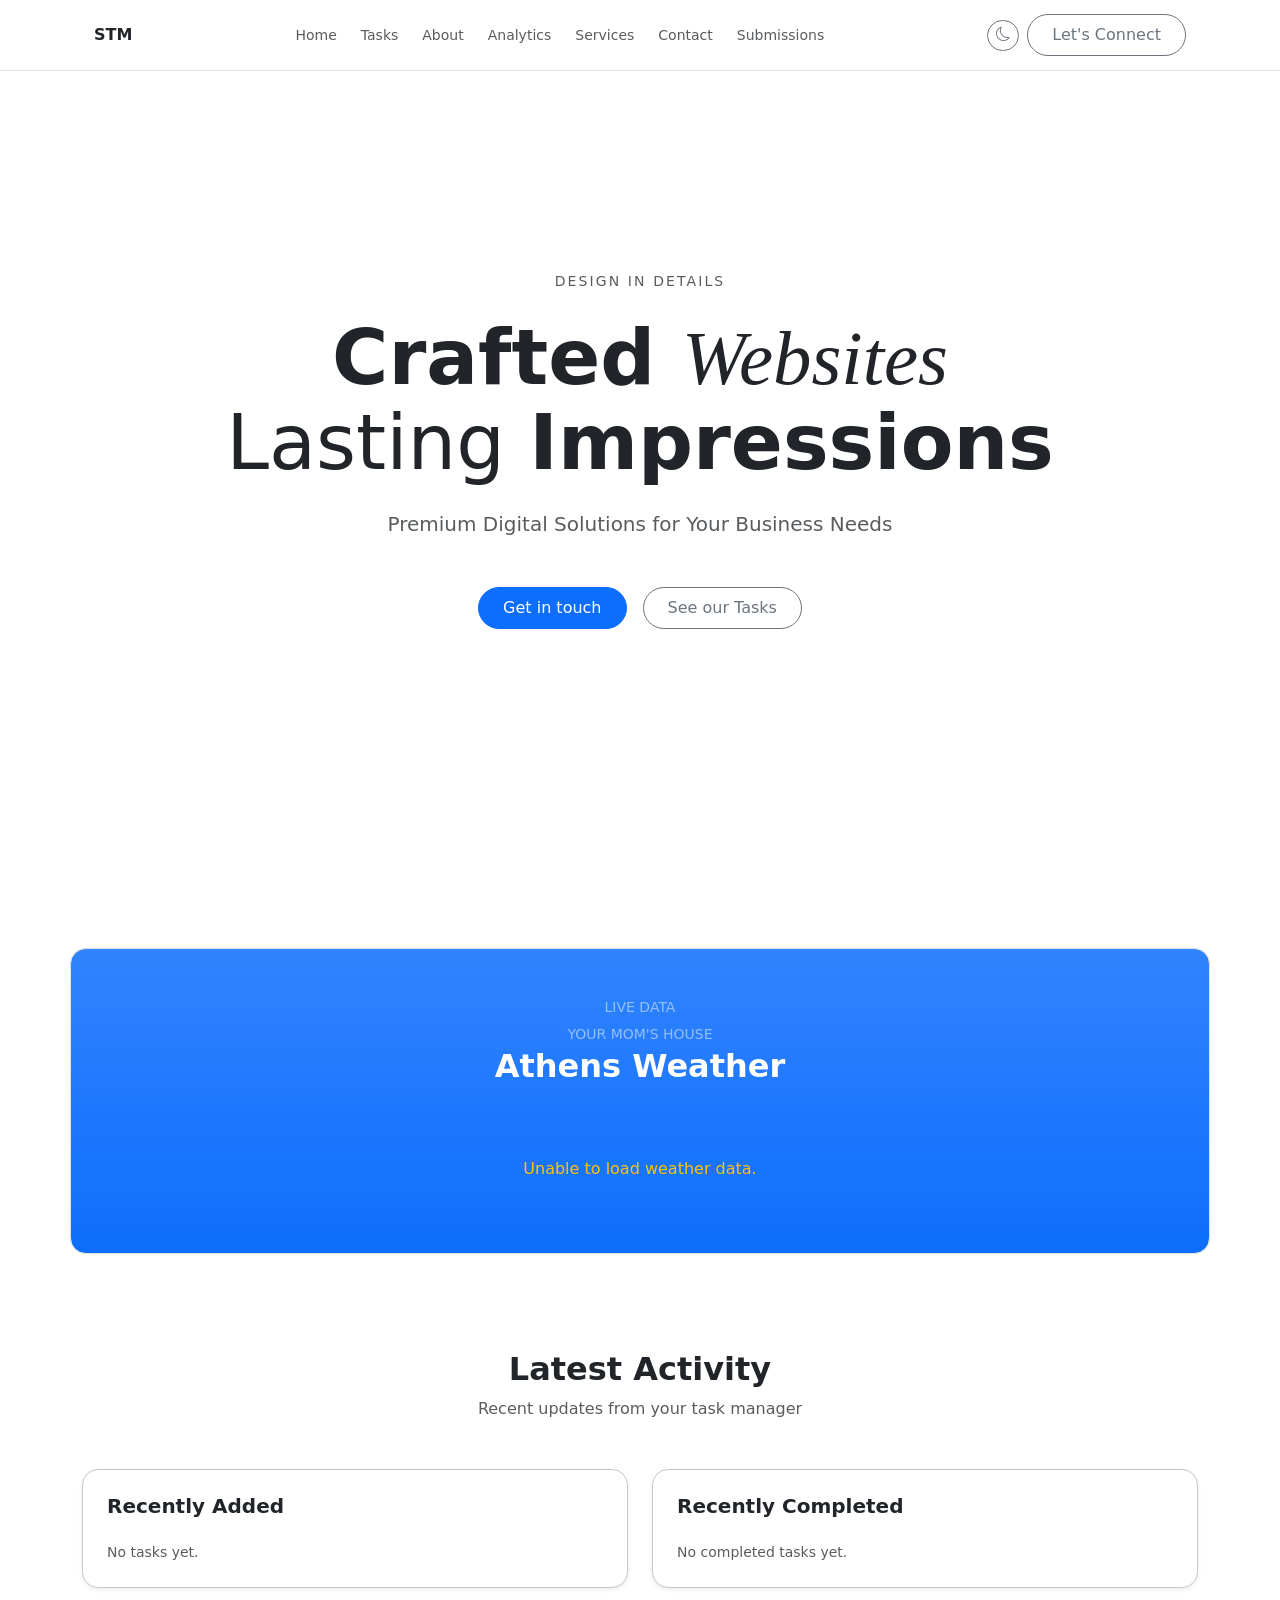
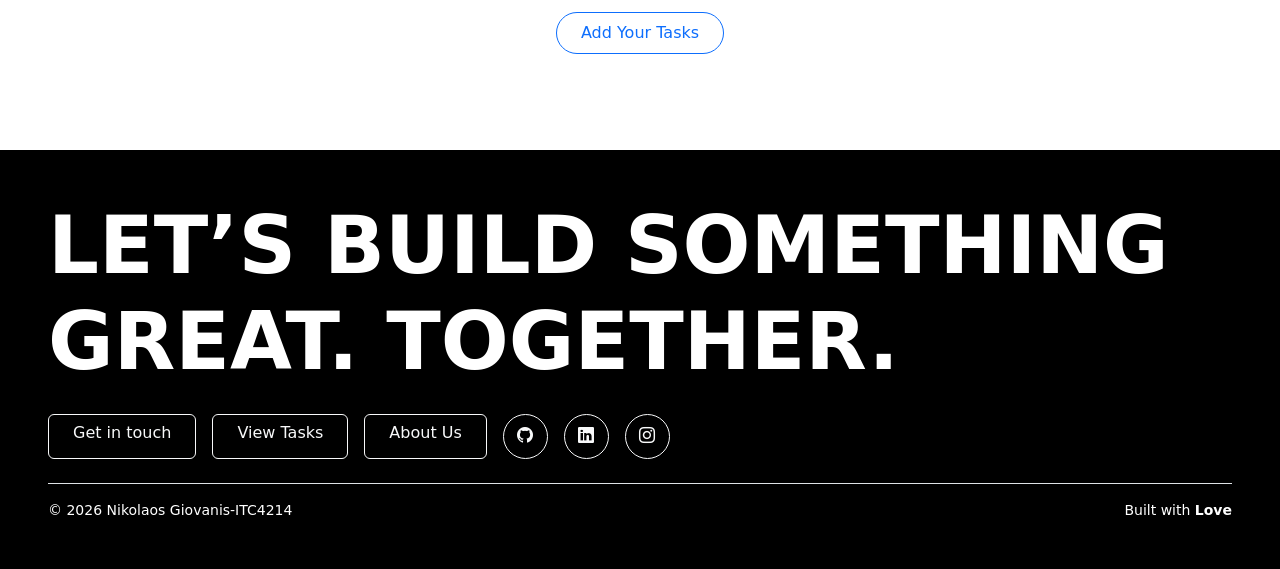
<file: index.html>
<!DOCTYPE html>
<html lang="en">
<head>
  <meta charset="UTF-8" />
  <meta name="viewport" content="width=device-width, initial-scale=1.0" />
  <meta name="description" content="Home page" />
  <title>Studio Task Manager</title>

  <!-- Bootstrap CSS -->
  <link href="https://cdn.jsdelivr.net/npm/bootstrap@5.3.3/dist/css/bootstrap.min.css" rel="stylesheet" />
  <link rel="stylesheet" href="assets/style.css" />
  <link href="https://cdn.jsdelivr.net/npm/bootstrap-icons@1.11.3/font/bootstrap-icons.css" rel="stylesheet">

  <!-- Scripts -->
  <script src="https://code.jquery.com/jquery-3.7.1.min.js"></script>
  <script src="https://cdn.jsdelivr.net/npm/bootstrap@5.3.3/dist/js/bootstrap.bundle.min.js"></script>
  <script src="assets/js/main.js"></script>

  <style>
    /* Minimal custom styling */
    .stm-navbar { 
      backdrop-filter: blur(12px); 
      -webkit-backdrop-filter: blur(12px); 
    }

    .hero-title  { 
      font-size: clamp(3rem, 6vw, 5rem); 
      line-height: 1.1; 
    }

    /* Theme-aware hover */
    .nav-link-stm:hover { 
      color: var(--bs-body-color) !important; 
    }
  </style>
</head>

<body>

  <!-- Header injected from main.js -->
  <div id="header-placeholder"></div>

  <main id="main-content">
  <!-- Hero Section -->
  <section class="min-vh-100 d-flex align-items-center justify-content-center px-3">
    <div class="text-center">

      <p class="text-uppercase text-body-secondary small fw-normal mb-4"
         style="letter-spacing:.15em;">
         Design In Details
      </p>

      <h1 class="mb-4">
        <div class="hero-title">
          <span class="fw-bolder">Crafted </span>
          <span class="fw-normal fst-italic" style="font-family:Georgia,serif;">
            Websites
          </span>
        </div>
        <div class="hero-title">
          <span class="fw-light">Lasting </span>
          <span class="fw-bolder">Impressions</span>
        </div>
      </h1>

      <p class="text-body-secondary fs-5 mb-5">
        Premium Digital Solutions for Your Business Needs
      </p>

      <div class="d-flex justify-content-center gap-3">
        <a href="contact.html" 
           class="btn btn-primary rounded-pill px-4 py-2 small fw-medium">
          Get in touch
        </a>

        <a href="tasks.html" 
           class="btn btn-outline-secondary rounded-pill px-4 py-2 small fw-medium">
          See our Tasks
        </a>
      </div>

    </div>
  </section>

  <!-- Weather Section -->
  <section class="py-5" id="weatherSection" aria-labelledby="weatherHeading">
    <div class="container border rounded-4 p-5 bg-primary bg-gradient text-white">

      <div class="text-center mb-5">
        <p class="text-uppercase small text-white-50 mb-2">Live Data</p>
        <h2 class="text-uppercase small text-white-50 mb-1">Your Mom's House</h2>
        <h2 id="weatherHeading" class="fw-bold">Athens Weather</h2>
      </div>

      <div id="weatherCard"
           class="mx-auto p-4 text-center"
           aria-live="polite"
           aria-busy="true"
           style="max-width: 500px;">

        <div id="weatherLoader">
          <div class="spinner-border text-light" role="status">
            <span class="visually-hidden">Loading weather data</span>
          </div>
        </div>

        <div id="weatherContent" class="d-none" role="status"></div>

        <div id="weatherError" class="text-warning d-none" role="alert">
          Unable to load weather data.
        </div>

      </div>

    </div>
  </section>

  <!--Latest Acticity-->
<section class="py-5" aria-labelledby="latestActivityHeading">

  <div class="container">

    <div class="text-center mb-5">
      <h2 id="latestActivityHeading" class="fw-bold">Latest Activity</h2>
      <p class="text-body-secondary">
        Recent updates from your task manager
      </p>
    </div>

    <div class="row g-4">

      <!-- Recently Added -->
      <div class="col-12 col-lg-6">
        <div class="border border-secondary-subtle rounded-4 p-4 bg-body shadow-sm h-100">

          <h5 id="latestAddedHeading" class="fw-semibold mb-4">Recently Added</h5>

        <div id="latestAdded" class="activity-list overflow-auto" role="list" aria-labelledby="latestAddedHeading" style="max-height: 300px;"></div>

        </div>
      </div>

      <!-- Recently Completed -->
      <div class="col-12 col-lg-6">
        <div class="border border-secondary-subtle rounded-4 p-4 bg-body shadow-sm h-100">

          <h5 id="latestCompletedHeading" class="fw-semibold mb-4">Recently Completed</h5>

          <div id="latestCompleted" class="activity-list overflow-auto" role="list" aria-labelledby="latestCompletedHeading" style="max-height: 300px;"></div>

        </div>
      </div>

    </div>
    <div class="text-center mt-4">
      <a href="tasks.html" class="btn btn-outline-primary rounded-pill px-4 py-2 small fw-medium">
        Add Your Tasks
      </a>

    </div>

  </div>
  

</section>

  </main>

  <!-- Footer  -->
  <div id="footer-placeholder"></div>

</body>
</html>
</file>
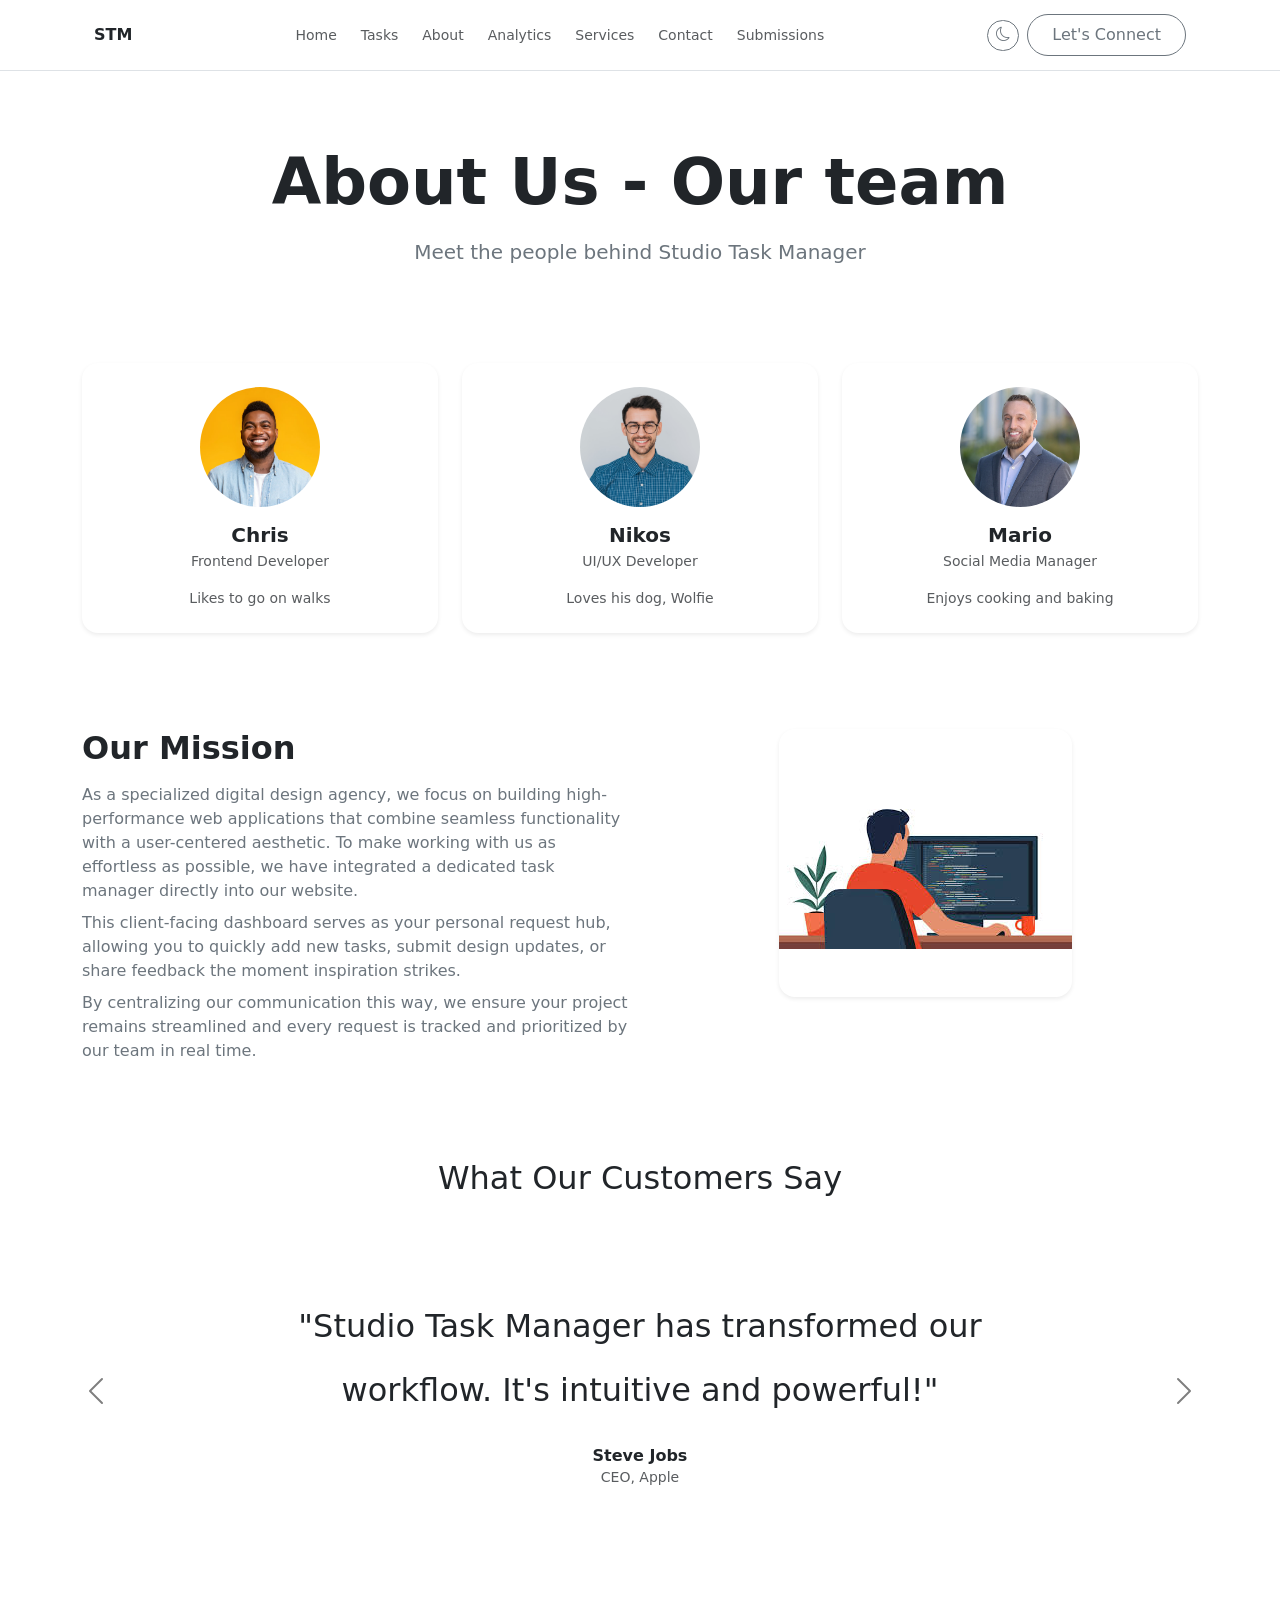
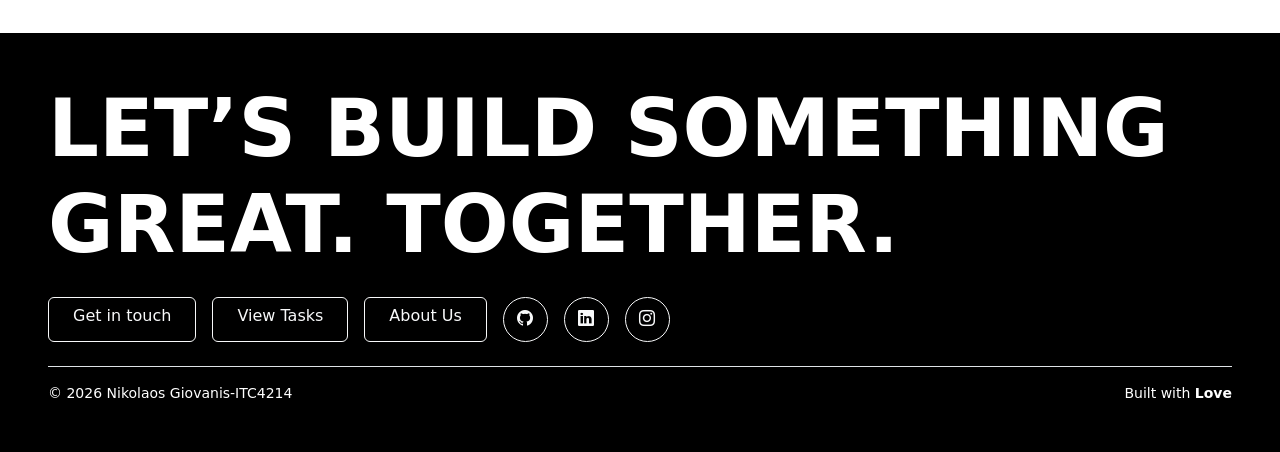
<file: about.html>
<!DOCTYPE html>
<html lang="en">
<head>
  <meta charset="UTF-8">
  <meta name="viewport" content="width=device-width, initial-scale=1.0">
  <title>Studio Task Manager</title>

  <link href="https://cdn.jsdelivr.net/npm/bootstrap@5.3.3/dist/css/bootstrap.min.css" rel="stylesheet">
  <link rel="stylesheet" href="assets/style.css">
    <script src="https://code.jquery.com/jquery-3.7.1.min.js"></script>
  <script src="https://cdn.jsdelivr.net/npm/bootstrap@5.3.3/dist/js/bootstrap.bundle.min.js"></script>
  <script src="assets/js/main.js"></script>
    <link href="https://cdn.jsdelivr.net/npm/bootstrap-icons@1.11.3/font/bootstrap-icons.css" rel="stylesheet">

</head>

<body>

  <!-- Header Placeholder -->
  <div id="header-placeholder"></div>

  <main class="pt-5 mt-4 mt-lg-5 ">
      <section class="py-5 text-center">
        <div class="hero-about">
          <div>
            <h1 class="display-3 fw-bold mb-3">About Us - Our team </h1>
            <p class="lead text-secondary mb-0">Meet the people behind Studio Task Manager</p>
          </div>

        </div>
      </section>
<section class="py-5">
  <div class="container">

    <!-- members cards simple -->
    <div class="row g-4">

      <div class="col-lg-4 col-md-6">
        <div class="card border-0 shadow-sm rounded-4 h-100 text-center p-4">

          <img
            src="./assets/images/person1.jpg"
            class="rounded-circle mx-auto mb-3 object-fit-cover"
            width="120"
            height="120"
            alt="Team Member Chris posing for a photo"
          >

          <h5 class="fw-semibold mb-1">Chris</h5>
          <p class="text-muted small ">Frontend Developer</p>
          <p class="text-muted small mb-0">Likes to go on walks</p>

        </div>
      </div>

            <div class="col-lg-4 col-md-6">
        <div class="card border-0 shadow-sm rounded-4 h-100 text-center p-4">

          <img
            src="./assets/images/person2.jpg"
            class="rounded-circle mx-auto mb-3 object-fit-cover"
            width="120"
            height="120"
            alt="Team Member Nikos posing for a photo"
          >
          <h5 class="fw-semibold mb-1">Nikos</h5>
          <p class="text-muted small">UI/UX Developer</p>
          <p class="text-muted small mb-0">Loves his dog, Wolfie</p>

        </div>
      </div>
              <div class="col-lg-4 col-md-6">
          <div class="card border-0 shadow-sm rounded-4 h-100 text-center p-4">
            <img src="./assets/images/person3.jpg"
                 class="rounded-circle mx-auto mb-3 object-fit-cover"
                 width="120" 
                 height="120"
                 alt="Team Member Mario posing for a photo">

            <h5 class="fw-semibold mb-1">Mario</h5>
            <p class="text-muted small">Social Media Manager</p>
            <p class="text-muted small mb-0">Enjoys cooking and baking</p>
          </div>
        </div>

    </div>

  </div>
</section>

  <!--Our mission section-->
  <section>
    <div class="container py-5 height-900">
      <div class="row">
        <div class="col-lg-6 mb-4 mb-lg-0">
          <h2 class="fw-bold mb-3">Our Mission</h2>
          <p class="text-secondary mb-2">As a specialized digital design agency, we focus on building high-performance web applications that combine seamless functionality with a user-centered aesthetic. To make working with us as effortless as possible, we have integrated a dedicated task manager directly into our website.</p>
          <p class="text-secondary mb-2">This client-facing dashboard serves as your personal request hub, allowing you to quickly add new tasks, submit design updates, or share feedback the moment inspiration strikes.</p>
          <p class="text-secondary mb-0">By centralizing our communication this way, we ensure your project remains streamlined and every request is tracked and prioritized by our team in real time.</p>

        </div>
        <div class="col-lg-6">
          <img src="./assets/images/mission.jpg" alt="Our Mission Image of Person coding." class="img-fluid rounded-4 shadow-sm py-5 mx-auto d-block ">
    </div>
  </section>

  <section class="py-5 ">
    <div class="text-center mb-5">
      <h2>What Our Customers Say</h2>
    </div>
    <div id="testimonialCarousel" class="carousel slide" data-bs-ride="carousel" data-bs-interval="5000" aria-label="Customer testimonials">
      <!--magic buttons-->
      <div class="carousel-indicators">
        <button type="button" data-bs-target="#testimonialCarousel" data-bs-slide-to="0" class="active" aria-current="true" aria-label="Show testimonial 1"></button>
        <button type="button" data-bs-target="#testimonialCarousel" data-bs-slide-to="1" aria-label="Show testimonial 2"></button>
      </div>
      <div class="carousel-inner"> 
        <div class="carousel-item active"> 
          <!--first slide-->
          <div class="container py-5 text-center" style="max-width: 750px;">
            <p class="fs-2 fw-light lh-lg">"Studio Task Manager has transformed our workflow. It's intuitive and powerful!"</p>
            <h6 class="fw-semibold mt-4 mb-0">Steve Jobs</h6>
            <small class="text-muted">CEO, Apple</small>
          </div>
        </div>
        <!--second slide-->
        <div class="carousel-item ">
          <div class="container py-5 text-center" style="max-width: 750px;">
            <p class="fs-2 fw-light lh-lg">"STM has helped us develop and maintain our projects more efficiently."</p>
            <h6 class="fw-semibold mt-4 mb-0">Mark Jacobs</h6>
            <small class="text-muted">CEO, Gio Soluctions</small>
          </div>
        </div>

      </div>
        <button 
        class="carousel-control-prev px-3" type="button" data-bs-target="#testimonialCarousel" data-bs-slide="prev" aria-label="Previous testimonial"
        >
        <span class="carousel-control-prev-icon" aria-hidden="true"></span>
        </button>
        <button 
        class="carousel-control-next px-3" type="button" data-bs-target="#testimonialCarousel" data-bs-slide="next" aria-label="Next testimonial"
        >
        <span class="carousel-control-next-icon" aria-hidden="true"></span>
        </button>
    </div>
  </section>
    <!--Footer-->
  <div id="footer-placeholder"></div>
  </main>


</body>
</html>
</file>
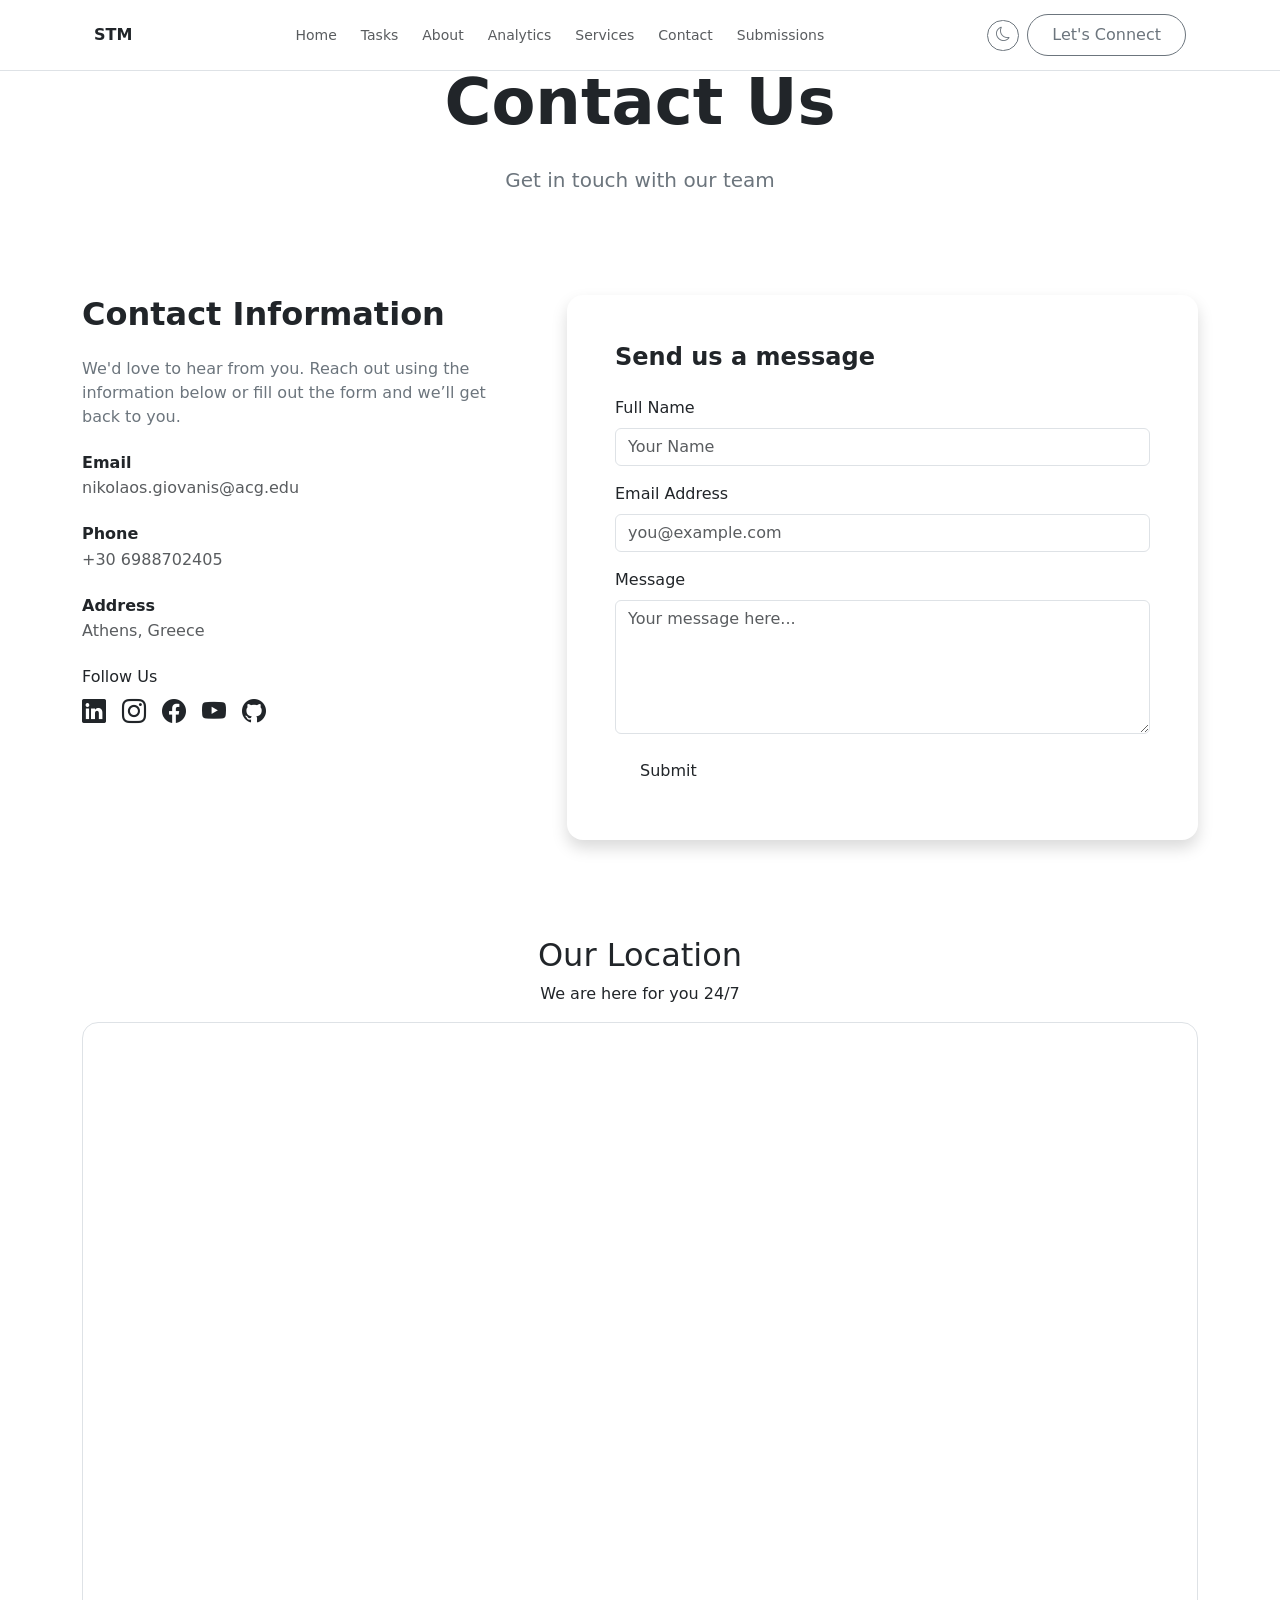
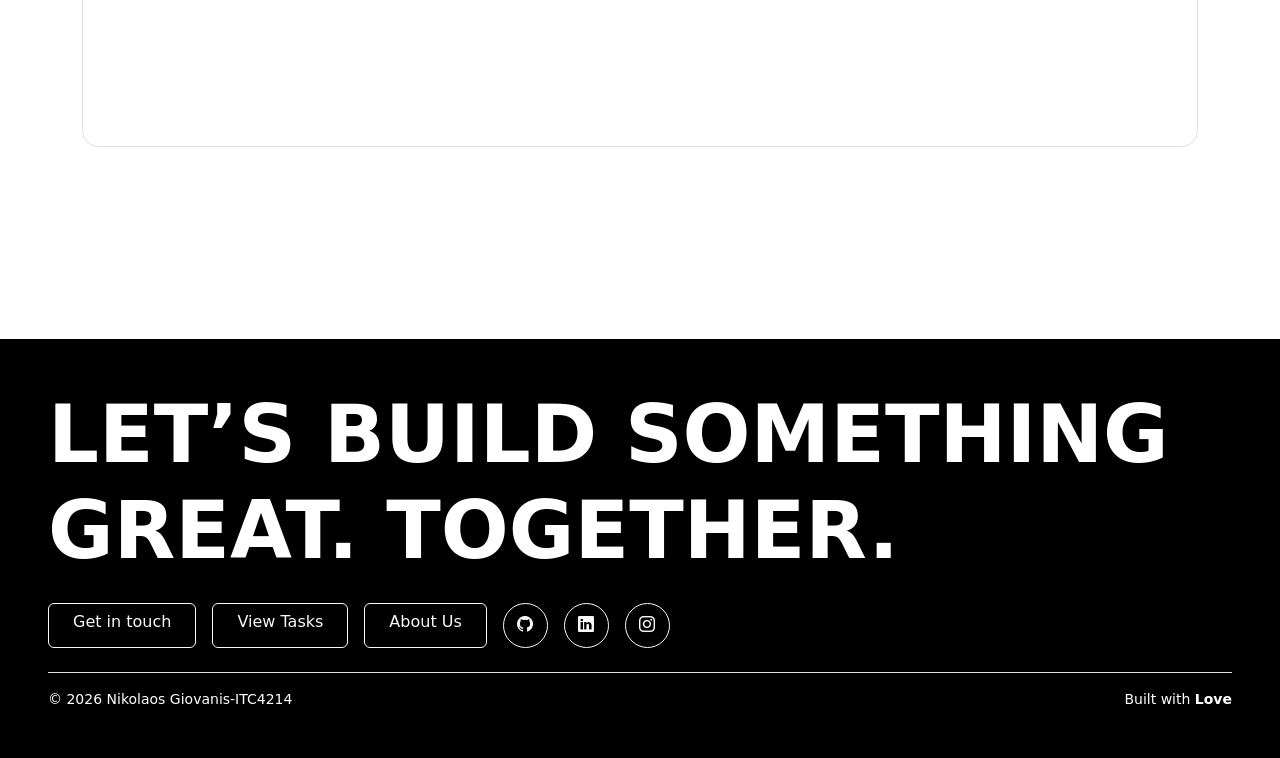
<file: contact.html>
<!DOCTYPE html>
<html lang="en">
<head>
  <meta charset="UTF-8">
  <meta name="viewport" content="width=device-width, initial-scale=1.0">
  <title>Studio Task Manager</title>

  <link href="https://cdn.jsdelivr.net/npm/bootstrap@5.3.3/dist/css/bootstrap.min.css" rel="stylesheet">
  <link rel="stylesheet" href="assets/style.css">
  <script src="https://code.jquery.com/jquery-3.7.1.min.js"></script>
  <script src="https://cdn.jsdelivr.net/npm/bootstrap@5.3.3/dist/js/bootstrap.bundle.min.js"></script>
  <script src="assets/js/main.js"></script>

  <link rel="stylesheet" href="https://cdn.jsdelivr.net/npm/bootstrap-icons@1.11.3/font/bootstrap-icons.css">
</head>

<body>

  <!-- Header -->
  <div id="header-placeholder"></div>

  <main>

    <section class="py-5 text-center">
      <div>
        <h1 class="display-3 fw-bold py-3">Contact Us</h1>
        <p class="lead text-secondary mb-1">Get in touch with our team</p>
      </div>
    </section>


    <section class="py-5">
      <div class="container">

        <div class="row g-5 align-items-start">

          <!-- left -->
          <div class="col-12 col-lg-5">

            <h2 class="fw-bold mb-4">Contact Information</h2>

            <p class="text-secondary mb-4">
              We'd love to hear from you. Reach out using the information below
              or fill out the form and we’ll get back to you.
            </p>

            <div class="mb-4">
              <h6 class="fw-semibold mb-1">Email</h6>
              <p class="text-muted mb-0">nikolaos.giovanis@acg.edu</p>
            </div>

            <div class="mb-4">
              <h6 class="fw-semibold mb-1">Phone</h6>
              <p class="text-muted mb-0">+30 6988702405</p>
            </div>

            <div class="mb-4">
              <h6 class="fw-semibold mb-1">Address</h6>
              <p class="text-muted mb-0">Athens, Greece</p>
            </div>

            <div>
              <h6>Follow Us</h6>
              <div class="d-flex gap-3" aria-label="Social links">
                <a href="https://www.linkedin.com/in/nikos-giovanis-141916253?utm_source=share_via&utm_content=profile&utm_medium=member_ios" target="_blank" rel="noopener noreferrer" aria-label="LinkedIn (opens in a new tab)" class="text-body fs-4">
                  <i class="bi bi-linkedin" aria-hidden="true"></i>
                </a>
                <a href="https://www.instagram.com/nikos.giovaniss?igsh=anVjdm0ya2JqM2lt&utm_source=qr" target="_blank" rel="noopener noreferrer" aria-label="Instagram (opens in a new tab)" class="text-body fs-4">
                  <i class="bi bi-instagram" aria-hidden="true"></i>
                </a>
                <a href="https://www.facebook.com/share/17195Lppzi/?mibextid=wwXIfr" target="_blank" rel="noopener noreferrer" aria-label="Facebook (opens in a new tab)" class="text-body fs-4">
                  <i class="bi bi-facebook" aria-hidden="true"></i>
                </a>
                <a href="https://youtube.com/@nikosgiovanis773?si=uCCsxAHHxjTi5kMv" target="_blank" rel="noopener noreferrer" aria-label="YouTube (opens in a new tab)" class="text-body fs-4">
                  <i class="bi bi-youtube" aria-hidden="true"></i>
                </a>
                <a href="https://github.com/giovanis11" target="_blank" rel="noopener noreferrer" aria-label="GitHub (opens in a new tab)" class="text-body fs-4">
                  <i class="bi bi-github" aria-hidden="true"></i>
                </a>
              </div>
            </div>

          </div>


          <!-- right -->
          <div class="col-12 col-lg-7">

            <div class="card border-0 shadow rounded-4 p-4 p-md-5">

              <h4 class="fw-semibold mb-4">Send us a message</h4>

              <!-- forma -->
              <form class="needs-validation" novalidate>

                <div class="mb-3">
                  <label for="fullName" class="form-label">Full Name</label>
                  <input type="text" id="fullName" class="form-control" placeholder="Your Name" required>
                  <div class="invalid-feedback">Please enter your name.</div>
                </div>

                <div class="mb-3">
                  <label for="email" class="form-label">Email Address</label>
                  <input type="email" id="email" class="form-control" placeholder="you@example.com" required>
                  <div class="invalid-feedback">Please enter a valid email address.</div>
                </div>

                <div class="mb-3">
                  <label for="message" class="form-label">Message</label>
                  <textarea id="message" class="form-control" rows="5" placeholder="Your message here..." required></textarea>
                  <div class="invalid-feedback">Please enter your message.</div>
                </div>

                <div>
                  <button type="submit" class="btn btn-body px-4 py-2 rounded-pill">
                    Submit
                  </button>
                </div>

              </form>

            </div>

          </div>

        </div>

      </div>
    </section>


    <!-- Great Success  -->
    <div class="modal fade" id="successModal" tabindex="-1" aria-labelledby="successModalTitle" aria-hidden="true">
      <div class="modal-dialog modal-dialog-centered">
        <div class="modal-content rounded-4">

          <div class="modal-header border-0">
            <h5 id="successModalTitle" class="modal-title fw-semibold">Submission Successful</h5>
            <button type="button" class="btn-close" data-bs-dismiss="modal" aria-label="Close confirmation"></button>
          </div>

          <div class="modal-body">
            <p class="mb-1"><strong>Name:</strong></p>
            <p class="text-muted contact-modal-name mb-1" id="modalName"></p>
            <button
              type="button"
              id="modalNameToggle"
              class="btn btn-link p-0 small d-none"
              aria-expanded="false"
              aria-controls="modalName">
              Read more
            </button>
            <p><strong>Email:</strong> <span id="modalEmail"></span></p>
            <p><strong>Message:</strong></p>
            <p class="text-muted contact-modal-message mb-1" id="modalMessage"></p>
            <button
              type="button"
              id="modalMessageToggle"
              class="btn btn-link p-0 small d-none"
              aria-expanded="false"
              aria-controls="modalMessage">
              Read more
            </button>
          </div>

          <div class="modal-footer border-0">
            <button type="button" class="btn btn-body rounded-pill px-4" data-bs-dismiss="modal">
              Close
            </button>
          </div>

        </div>
      </div>
    </div>


    <!-- map -->
    <section class="py-5">
      <div class="container text-center">
        <div>
          <h2>Our Location</h2>
          <p>We are here for you 24/7</p>
        </div>

        <div class="ratio ratio-16x9 border rounded-4 py-5">
          <iframe 
            src="https://www.google.com/maps/embed?pb=!1m18!1m12!1m3!1d3143.7938630997874!2d23.83052597603095!3d38.00526837192823!2m3!1f0!2f0!3f0!3m2!1i1024!2i768!4f13.1!3m3!1m2!1s0x14a199709f059559%3A0xad1dacf4713268b2!2sThe%20American%20College%20of%20Greece!5e0!3m2!1sel!2sgr!4v1771447566957!5m2!1sel!2sgr"
            class="rounded rounded-4"
            style="border:0;"
            title="Map showing The American College of Greece location"
            allowfullscreen
            loading="lazy"
            referrerpolicy="no-referrer-when-downgrade">
          </iframe>
        </div>

      </div>
    </section>
    <section class="py-5"></section>

      <!--Footer-->
  <div id="footer-placeholder"></div>
  </main>

</body>
</html>
</file>
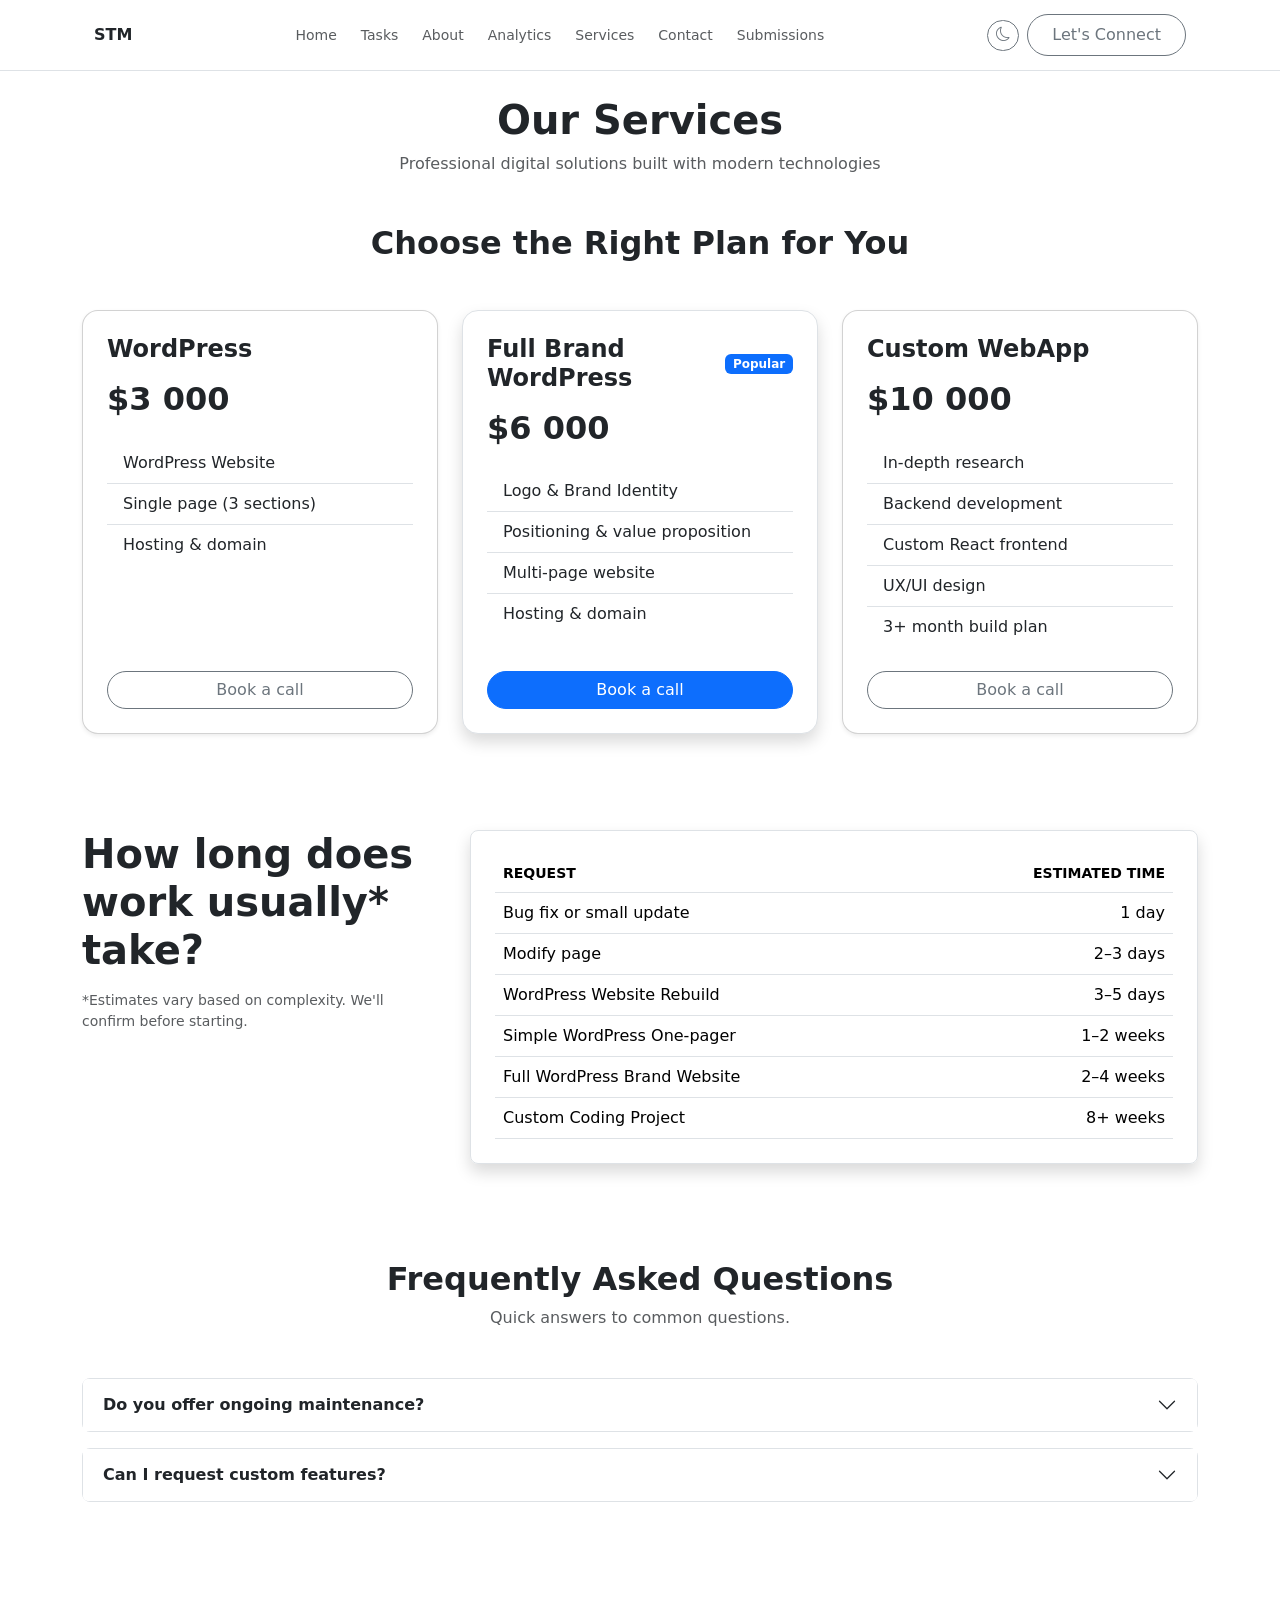
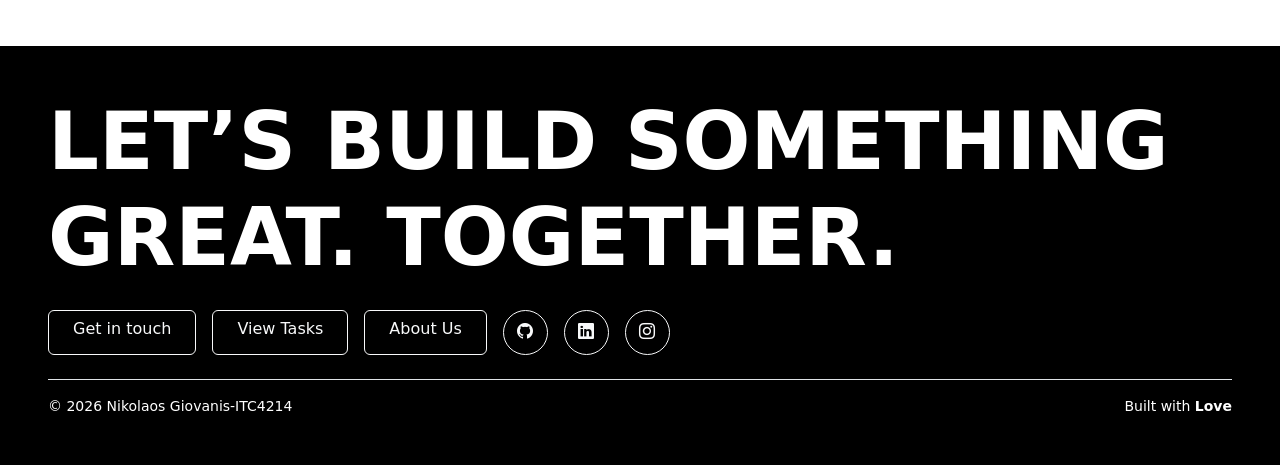
<file: services.html>
<!DOCTYPE html>
<html lang="en">
<head>
  <meta charset="UTF-8" />
  <meta name="viewport" content="width=device-width, initial-scale=1.0" />
  <meta name="description" content="Services page" />
  <title>Services | Studio Task Manager</title>

  <!-- Bootstrap CSS -->
  <link href="https://cdn.jsdelivr.net/npm/bootstrap@5.3.3/dist/css/bootstrap.min.css" rel="stylesheet" />
  <link rel="stylesheet" href="assets/style.css" />
  <link href="https://cdn.jsdelivr.net/npm/bootstrap-icons@1.11.3/font/bootstrap-icons.css" rel="stylesheet">

  <!-- Scripts -->
  <script src="https://code.jquery.com/jquery-3.7.1.min.js"></script>
  <script src="https://cdn.jsdelivr.net/npm/bootstrap@5.3.3/dist/js/bootstrap.bundle.min.js"></script>
  <script src="assets/js/main.js"></script>

  <style>
    .stm-navbar { 
      backdrop-filter: blur(12px); 
      -webkit-backdrop-filter: blur(12px); 
    }
  </style>
</head>

<body>

  <!-- Header injected from main.js -->
  <div id="header-placeholder"></div>

  <main class="container py-5 mt-5">

    <!--Hero-->
    <div class="text-center mb-5">
      <h1 class="fw-bold">Our Services</h1>
      <p class="text-body-secondary">
        Professional digital solutions built with modern technologies
      </p>
    </div>


    <!-- Pricing-->
    <div class="text-center mb-5">
      <h2 class="fw-bold">Choose the Right Plan for You</h2>
    </div>

    <div class="row g-4 mb-5">

      <!-- WordPress -->
      <div class="col-lg-4">
        <div class="card h-100 shadow-sm rounded-4">
          <div class="card-body p-4 d-flex flex-column">

            <h4 class="fw-semibold mb-3">WordPress</h4>
            <h2 class="fw-bold mb-4">$3 000</h2>

            <ul class="list-group list-group-flush mb-4">
              <li class="list-group-item">WordPress Website</li>
              <li class="list-group-item">Single page (3 sections)</li>
              <li class="list-group-item">Hosting & domain</li>
            </ul>

            <div class="mt-auto">
              <a href="contact.html" class="btn btn-outline-secondary w-100 rounded-pill">
                Book a call
              </a>
            </div>

          </div>
        </div>
      </div>

      <!-- Full Brand WordPress -->
      <div class="col-lg-4">
        <div class="card h-100 shadow border rounded-4">
          <div class="card-body p-4 d-flex flex-column">

            <div class="d-flex justify-content-between align-items-center mb-3">
              <h4 class="fw-semibold mb-0">Full Brand WordPress</h4>
              <span class="badge bg-primary">Popular</span>
            </div>

            <h2 class="fw-bold mb-4">$6 000</h2>

            <ul class="list-group list-group-flush mb-4">
              <li class="list-group-item">Logo & Brand Identity</li>
              <li class="list-group-item">Positioning & value proposition</li>
              <li class="list-group-item">Multi-page website</li>
              <li class="list-group-item">Hosting & domain</li>
            </ul>

            <div class="mt-auto">
              <a href="contact.html" class="btn btn-primary w-100 rounded-pill">
                Book a call
              </a>
            </div>

          </div>
        </div>
      </div>

      <!-- Custom WebApp -->
      <div class="col-lg-4">
        <div class="card h-100 shadow-sm rounded-4">
          <div class="card-body p-4 d-flex flex-column">

            <h4 class="fw-semibold mb-3">Custom WebApp</h4>
            <h2 class="fw-bold mb-4">$10 000</h2>

            <ul class="list-group list-group-flush mb-4">
              <li class="list-group-item">In-depth research</li>
              <li class="list-group-item">Backend development</li>
              <li class="list-group-item">Custom React frontend</li>
              <li class="list-group-item">UX/UI design</li>
              <li class="list-group-item">3+ month build plan</li>
            </ul>

            <div class="mt-auto">
              <a href="contact.html" class="btn btn-outline-secondary w-100 rounded-pill">
                Book a call
              </a>
            </div>

          </div>
        </div>
      </div>

    </div>

    <!--Estimation section-->
    <section class="py-5">

      <div class="row align-items-start g-5">

        <!-- LEFT -->
        <div class="col-lg-4">
          <h2 class="fw-bold display-6 mb-3">
            How long does work usually* take?
          </h2>
          <p class="text-body-secondary small">
            *Estimates vary based on complexity. We'll confirm before starting.
          </p>
        </div>

        <!-- RIGHT -->
        <div class="col-lg-8">

          <div class="p-4 rounded-3 shadow border">

            <table class="table align-middle mb-0">
              <thead>
                <tr class="text-uppercase small text-body-secondary">
                  <th>Request</th>
                  <th class="text-end">Estimated Time</th>
                </tr>
              </thead>

              <tbody>
                <tr>
                  <td>Bug fix or small update</td>
                  <td class="text-end">1 day</td>
                </tr>
                <tr>
                  <td>Modify page</td>
                  <td class="text-end">2–3 days</td>
                </tr>
                <tr>
                  <td>WordPress Website Rebuild</td>
                  <td class="text-end">3–5 days</td>
                </tr>
                <tr>
                  <td>Simple WordPress One-pager</td>
                  <td class="text-end">1–2 weeks</td>
                </tr>
                <tr>
                  <td>Full WordPress Brand Website</td>
                  <td class="text-end">2–4 weeks</td>
                </tr>
                <tr>
                  <td>Custom Coding Project</td>
                  <td class="text-end">8+ weeks</td>
                </tr>
              </tbody>
            </table>

          </div>

        </div>

      </div>

    </section>


    <!--Faq-->
    <section class="py-5">

    <div class="text-center mb-5">
        <h2 class="fw-bold">Frequently Asked Questions</h2>
        <p class="text-body-secondary">
        Quick answers to common questions.
        </p>
    </div>

    <div class="accordion" id="servicesFAQ">

        <!-- Question 1 -->
        <div class="accordion-item border rounded-3 mb-3">
        <h2 class="accordion-header">
            <button class="accordion-button collapsed fw-semibold" type="button"
                    data-bs-toggle="collapse" data-bs-target="#faqOne">
            Do you offer ongoing maintenance?
            </button>
        </h2>
        <div id="faqOne"
            class="accordion-collapse collapse"
            data-bs-parent="#servicesFAQ">
            <div class="accordion-body text-body-secondary">
            Yes. We provide ongoing support, updates, performance optimization,
            and security monitoring after project delivery.
            </div>
        </div>
        </div>

        <!-- Question 2 -->
        <div class="accordion-item border rounded-3">
        <h2 class="accordion-header">
            <button class="accordion-button collapsed fw-semibold"
                    type="button"
                    data-bs-toggle="collapse"
                    data-bs-target="#faqTwo">
            Can I request custom features?
            </button>
        </h2>
        <div id="faqTwo"
            class="accordion-collapse collapse"
            data-bs-parent="#servicesFAQ">
            <div class="accordion-body text-body-secondary">
            Absolutely. Every project can be tailored to your needs.
            We discuss scope and requirements before starting.
            </div>
        </div>
        </div>

    </div>

    </section>

  </main>

  <!-- Footer injected -->
  <div id="footer-placeholder"></div>

</body>
</html>
</file>
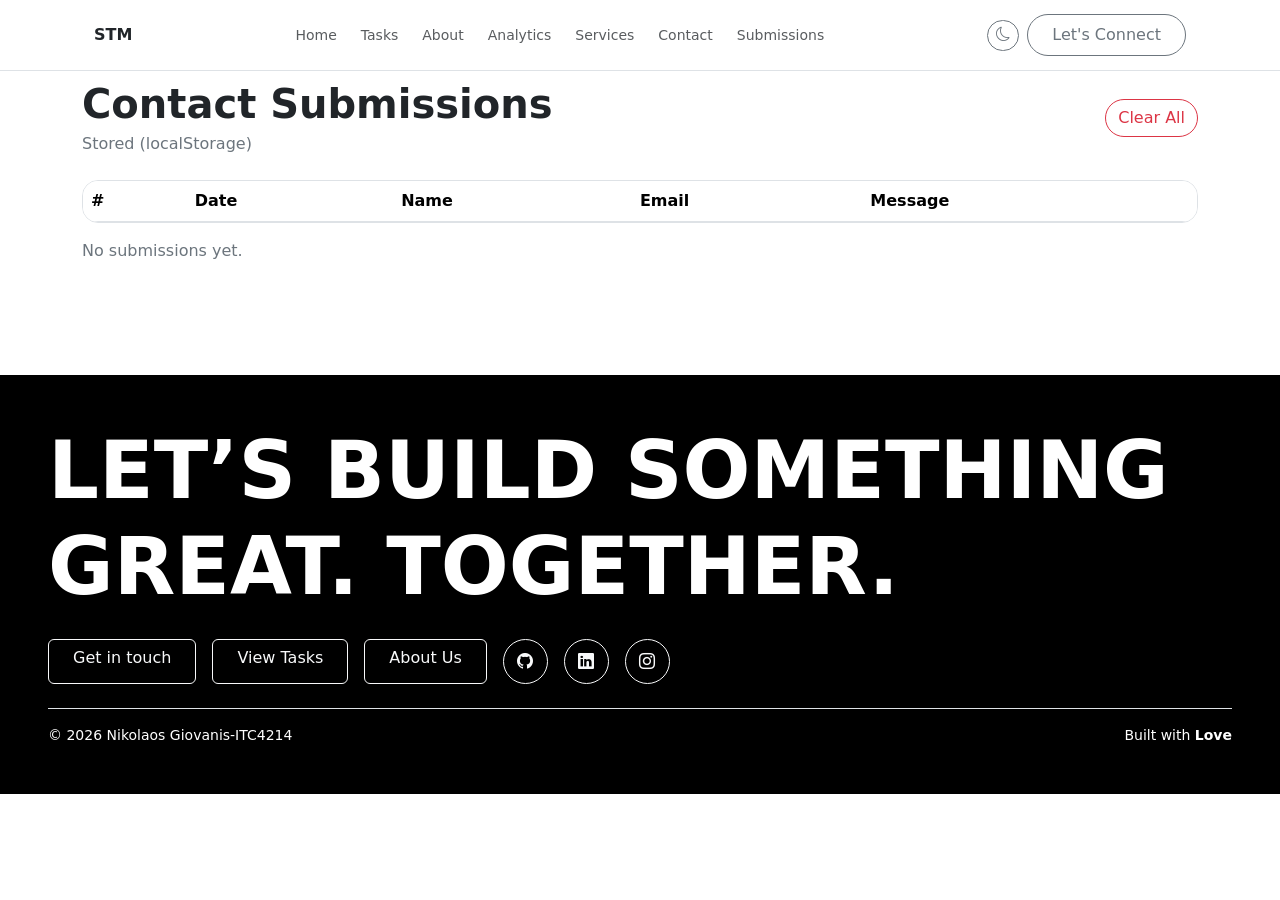
<file: submissions.html>
<!DOCTYPE html>
<html lang="en">
<head>
  <meta charset="UTF-8" />
  <meta name="viewport" content="width=device-width, initial-scale=1.0" />
  <title>Submissions - Studio Task Manager</title>

  <link href="https://cdn.jsdelivr.net/npm/bootstrap@5.3.3/dist/css/bootstrap.min.css" rel="stylesheet" />
  <link rel="stylesheet" href="assets/style.css" />
  <link rel="stylesheet" href="https://cdn.jsdelivr.net/npm/bootstrap-icons@1.11.3/font/bootstrap-icons.css" />

  <script src="https://code.jquery.com/jquery-3.7.1.min.js"></script>
  <script src="https://cdn.jsdelivr.net/npm/bootstrap@5.3.3/dist/js/bootstrap.bundle.min.js"></script>
  <script src="assets/js/main.js"></script>
  <script src="assets/js/submissions.js" defer></script>
</head>
<body>
  <div id="header-placeholder" class="py-3"></div>

  <main class="py-5">
    <section class="container">
      <div class="d-flex justify-content-between align-items-center mb-4">
        <div>
          <h1 class="fw-bold mb-1">Contact Submissions</h1>
          <p class="text-secondary mb-0">Stored (localStorage)</p>
        </div>
        <button id="clearSubmissionsBtn" class="btn btn-outline-danger rounded-pill">Clear All</button>
      </div>

      <div class="table-responsive border rounded-4">
        <table class="table table-striped align-middle mb-0">
          <thead>
            <tr>
              <th>#</th>
              <th>Date</th>
              <th>Name</th>
              <th>Email</th>
              <th>Message</th>
            </tr>
          </thead>
          <tbody id="submissionsBody"></tbody>
        </table>
      </div>

      <p id="emptyMessage" class="text-secondary mt-3 d-none">No submissions yet.</p>
    </section>
  </main>

  <div id="footer-placeholder"></div>
</body>
</html>
</file>
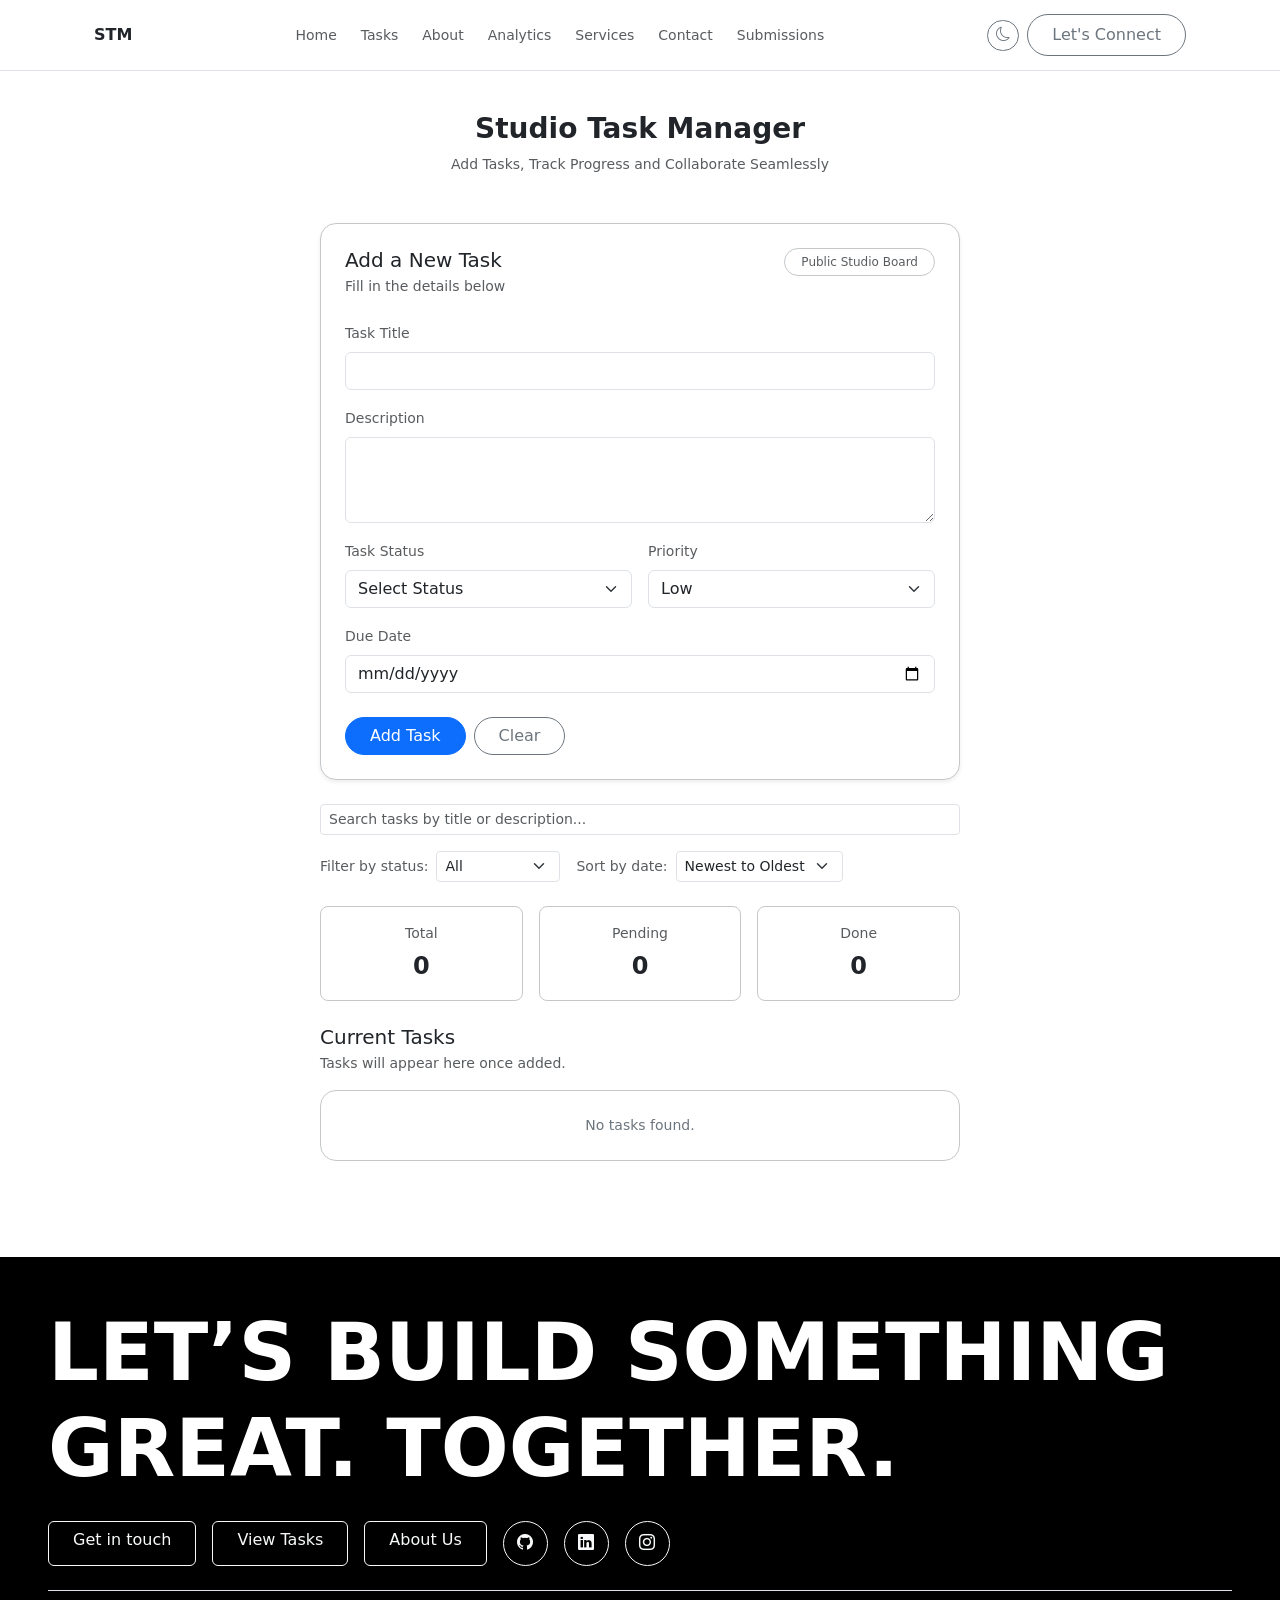
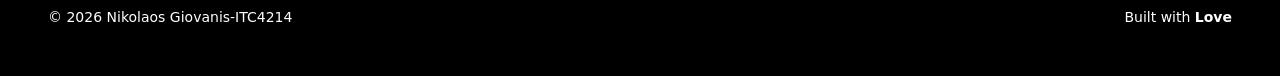
<file: tasks.html>
<!DOCTYPE html>
<html lang="en">
<head>
  <meta charset="UTF-8" />
  <meta name="viewport" content="width=device-width, initial-scale=1.0" />
  <meta name="description" content="Studio Task Manager" />
  <title>Studio Task Manager</title>

  <link href="https://cdn.jsdelivr.net/npm/bootstrap@5.3.3/dist/css/bootstrap.min.css" rel="stylesheet" />
  <link rel="stylesheet" href="assets/style.css" />
  <link href="https://cdn.jsdelivr.net/npm/bootstrap-icons@1.11.3/font/bootstrap-icons.css" rel="stylesheet">

  <script src="https://code.jquery.com/jquery-3.7.1.min.js"></script>
  <script src="https://cdn.jsdelivr.net/npm/bootstrap@5.3.3/dist/js/bootstrap.bundle.min.js"></script>
  <script src="assets/js/main.js"></script>
  <script src="assets/js/tasks.js"></script>

  <style>
    .stm-navbar { backdrop-filter: blur(12px); -webkit-backdrop-filter: blur(12px); }
    #editModal { display: none; }
    #editModal.open { display: flex; }
  </style>
</head>

<body>

  <!-- Header -->
  <div id="header-placeholder"></div>

  <!-- editing -->
  <div id="editModal"
       class="position-fixed top-0 start-0 w-100 h-100 align-items-center justify-content-center"
       tabindex="-1"
       role="dialog"
       aria-modal="true"
       aria-labelledby="editTaskHeading"
       aria-hidden="true"
       style="background:rgba(0,0,0,.5); z-index:9999;">
    <div class="bg-body rounded-4 p-4 p-md-5 mx-3 mx-sm-auto w-100" style="max-width:32rem;">
      <h2 id="editTaskHeading" class="fs-5 fw-semibold mb-4">Edit Task</h2>
      <form id="editTaskForm">
        <input type="hidden" id="editTaskId">

        <div class="mb-3">
          <label for="editTitle" class="form-label small fw-medium">Title</label>
          <input id="editTitle" type="text" class="form-control" maxlength="40" required>
        </div>

        <div class="mb-3">
          <label for="editDescription" class="form-label small fw-medium">Description</label>
          <textarea id="editDescription" rows="3" class="form-control" required></textarea>
        </div>

        <div class="mb-3">
          <label for="editDueDate" class="form-label small fw-medium">Due Date</label>
          <input id="editDueDate" type="date" class="form-control" required>
        </div>

        <div class="row g-3 mb-3">
          <div class="col-12 col-sm-6">
            <label for="editStatus" class="form-label small fw-medium">Status</label>
            <select id="editStatus" class="form-select">
              <option value="todo">To Do</option>
              <option value="in-progress">In Progress</option>
              <option value="completed">Completed</option>
            </select>
          </div>
          <div class="col-12 col-sm-6">
            <label for="editPriority" class="form-label small fw-medium">Priority</label>
            <select id="editPriority" class="form-select">
              <option value="low">Low</option>
              <option value="medium">Medium</option>
              <option value="high">High</option>
            </select>
          </div>
        </div>

        <div class="d-flex flex-column flex-sm-row justify-content-end gap-2 pt-2">
          <button type="button" id="cancelEdit"
            class="btn btn-outline-secondary rounded-pill px-4">
            Cancel
          </button>
          <button type="submit" class="btn btn-primary rounded-pill px-4">
            Save Changes
          </button>
        </div>
      </form>
    </div>
  </div>

  <main class="pt-5 mt-4 mt-lg-5 px-3 px-md-4 pb-5">
    <div class="mx-auto w-100" style="max-width:640px;">

      <!-- heading -->
      <div class="text-center mb-4 mb-md-5 pt-3">
        <h1 class="fs-3 fw-semibold">Studio Task Manager</h1>
        <p class="text-body-secondary mt-2 mb-0 small">
          Add Tasks, Track Progress and Collaborate Seamlessly
        </p>
      </div>

      <!-- Add Task Card -->
      <section class="border border-secondary-subtle rounded-4 p-3 p-md-4 bg-body shadow-sm mb-4">
        <div class="d-flex justify-content-between align-items-start flex-wrap gap-2 mb-4">
          <div>
            <h2 class="fs-5 fw-medium mb-1">Add a New Task</h2>
            <p class="small text-body-secondary mb-0">Fill in the details below</p>
          </div>
          <span class="border border-secondary-subtle rounded-pill text-body-secondary px-3 py-1"
                style="font-size:.75rem; white-space:nowrap;">
            Public Studio Board
          </span>
        </div>

        <form id="taskForm">
          <div class="mb-3">
            <label for="taskTitle" class="form-label small fw-medium text-body-secondary">
              Task Title
            </label>
            <input type="text" id="taskTitle" name="taskTitle"
              class="form-control" maxlength="40" required>
          </div>

          <div class="mb-3">
            <label for="taskDescription" class="form-label small fw-medium text-body-secondary">
              Description
            </label>
            <textarea id="taskDescription" name="taskDescription"
              rows="3" class="form-control" required></textarea>
          </div>

          <div class="row g-3 mb-3">
            <div class="col-12 col-sm-6">
              <label for="taskStatus" class="form-label small fw-medium text-body-secondary">
                Task Status
              </label>
              <select id="taskStatus" class="form-select" required>
                <option value="">Select Status</option>
                <option value="todo">To Do</option>
                <option value="in-progress">In Progress</option>
                <option value="completed">Completed</option>
              </select>
            </div>
            <div class="col-12 col-sm-6">
              <label for="classPriority" class="form-label small fw-medium text-body-secondary">
                Priority
              </label>
              <select id="classPriority" class="form-select">
                <option value="low">Low</option>
                <option value="medium">Medium</option>
                <option value="high">High</option>
              </select>
            </div>
          </div>

          <div class="mb-4">
            <label for="taskDueDate" class="form-label small fw-medium text-body-secondary">
              Due Date
            </label>
            <input type="date" id="taskDueDate" class="form-control" required>
          </div>

          <div class="d-flex flex-column flex-sm-row gap-2">
            <button type="submit" class="btn btn-primary rounded-pill px-4 fw-medium">
              Add Task
            </button>
            <button type="reset" class="btn btn-outline-secondary rounded-pill px-4 fw-medium">
              Clear
            </button>
          </div>
        </form>
      </section>

      <!-- Search -->
      <div class="mb-3">
        <label for="taskSearch" class="visually-hidden">Search tasks by title or description</label>
        <input type="text" id="taskSearch"
          class="form-control form-control-sm"
          placeholder="Search tasks by title or description...">
      </div>

      <!-- Filter -->
      <div class="d-flex flex-column flex-sm-row align-items-sm-center gap-2 mb-4">
        <label for="statusFilter" class="form-label small fw-medium text-body-secondary mb-0">
          Filter by status:
        </label>
        <select id="statusFilter" class="form-select form-select-sm w-auto">
          <option value="all">All</option>
          <option value="todo">To Do</option>
          <option value="in-progress">In Progress</option>
          <option value="completed">Completed</option>
        </select>
        <label for="sortFilter" class="form-label small fw-medium text-body-secondary mb-0 ms-sm-2">
          Sort by date:
        </label>
        <select id="sortFilter" class="form-select form-select-sm w-auto">
          <option value="newest">Newest to Oldest</option>
          <option value="oldest">Oldest to Newest</option>
        </select>
      </div>

      <!-- Summary -->
      <section class="mb-4" aria-label="Task summary">
        <div class="row g-3">
          <div class="col-4">
            <div class="border border-secondary-subtle rounded-3 p-3 text-center">
              <p class="small text-body-secondary mb-1">Total</p>
              <p id="totalTasks" class="fs-4 fw-semibold mb-0">0</p>
            </div>
          </div>
          <div class="col-4">
            <div class="border border-secondary-subtle rounded-3 p-3 text-center">
              <p class="small text-body-secondary mb-1">Pending</p>
              <p id="pendingTasks" class="fs-4 fw-semibold mb-0">0</p>
            </div>
          </div>
          <div class="col-4">
            <div class="border border-secondary-subtle rounded-3 p-3 text-center">
              <p class="small text-body-secondary mb-1">Done</p>
              <p id="completedTasks" class="fs-4 fw-semibold mb-0">0</p>
            </div>
          </div>
        </div>
      </section>

      <!-- Task List -->
      <section class="mt-4">
        <div class="d-flex justify-content-between align-items-end flex-wrap gap-2 mb-3">
          <div>
            <h2 class="fs-5 fw-medium mb-1">Current Tasks</h2>
            <p class="small text-body-secondary mb-0">
              Tasks will appear here once added.
            </p>
          </div>
        </div>
        <p id="taskAnnouncements" class="visually-hidden" aria-live="polite" aria-atomic="true"></p>
        <div id="taskList" role="list" aria-live="polite" aria-label="Task results"></div>
      </section>

    </div>
  </main>

  <!-- Footer -->
  <div id="footer-placeholder"></div>

</body>
</html>
</file>
<file: assets/style.css>
/* CSS for buttons of carousel */
.carousel-control-next,
.carousel-control-prev {
    filter: invert(1);
}
.carousel-indicators [data-bs-target="#carouselExampleIndicators"] {
    background-color: #000;
}

/* Description overflow headache */
.task-description {
  display: block;
  max-width: 100%;
  word-break: break-all;       
  overflow-wrap: break-word;
  white-space: normal;
}

/* Scroll only when expanded */
.task-description.expanded {
  max-height: 120px;
  overflow-y: auto;
  padding-right: 6px;
}

.contact-modal-name,
.contact-modal-message {
  max-width: 100%;
  overflow-wrap: anywhere;
  word-break: break-word;
  white-space: pre-wrap;
}

.contact-modal-name.expanded,
.contact-modal-message.expanded {
  max-height: 120px;
  overflow-y: auto;
  padding-right: 6px;
}

/* bombo mode */
.stm-nav-bg {
  background: rgba(255,255,255,0.85);
}

/* Navbar background for dark mode */
[data-bs-theme="dark"] .stm-nav-bg {
  background: rgba(20,20,20,0.85);
}
</file>
